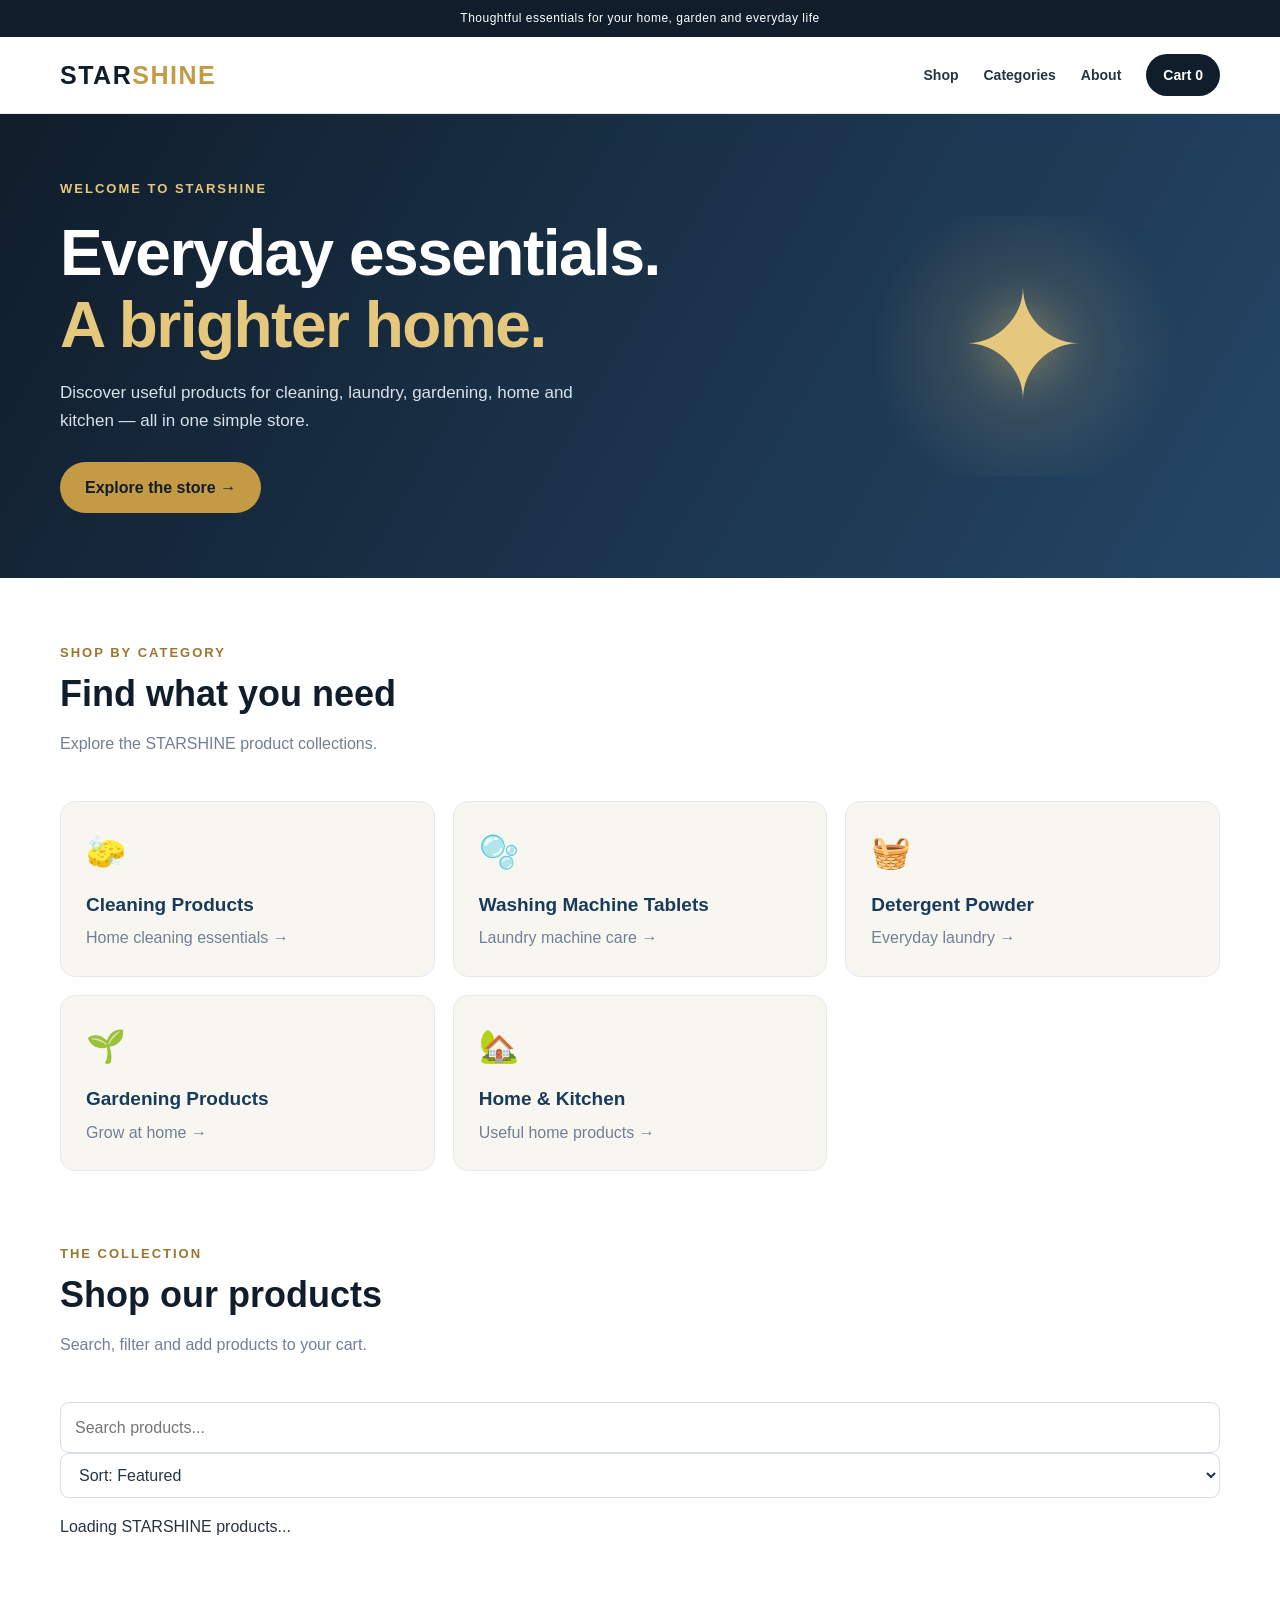
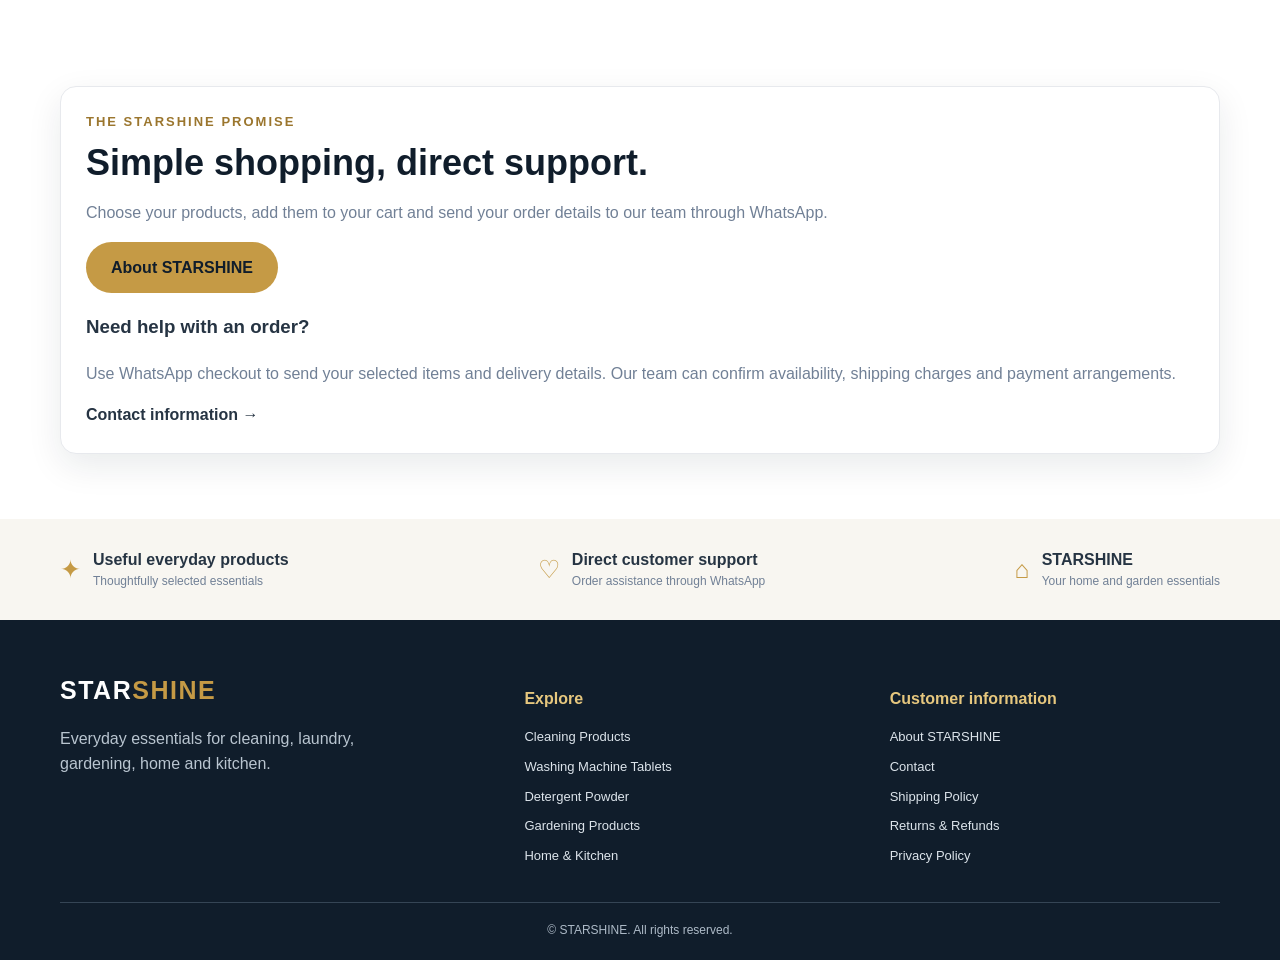
<file: index.html>
<!DOCTYPE html>
<html lang="en">
<head>
  <meta charset="UTF-8">
  <meta name="viewport" content="width=device-width, initial-scale=1">
  <meta name="theme-color" content="#101d2b">

  <title>STARSHINE | Online Shopping Store</title>
  <meta name="description" content="Shop STARSHINE cleaning products, washing machine cleaning tablets, detergent powder, gardening products and home and kitchen essentials.">

  <link rel="canonical" href="https://starshine-store.github.io/">
  <link rel="stylesheet" href="./assets/css/style.css">
</head>

<body>

<div class="announcement">
  Thoughtful essentials for your home, garden and everyday life
</div>

<header class="site-header">
  <div class="wrap header-inner">
    <a class="brand" href="./index.html">STAR<span>SHINE</span></a>

    <nav class="nav" aria-label="Main navigation">
      <a href="#shop">Shop</a>
      <a href="#categories">Categories</a>
      <a href="./about.html">About</a>
      <a class="cart-link" href="./cart.html">
        Cart <span id="cart-count">0</span>
      </a>
    </nav>
  </div>
</header>

<section class="hero">
  <div class="wrap hero-inner">
    <div>
      <div class="eyebrow">Welcome to STARSHINE</div>

      <h1>
        Everyday essentials.<br>
        <span style="color:var(--gold2)">A brighter home.</span>
      </h1>

      <p>
        Discover useful products for cleaning, laundry,
        gardening, home and kitchen — all in one simple store.
      </p>

      <a class="btn" href="#shop">Explore the store →</a>
    </div>

    <div class="hero-art" aria-label="STARSHINE brand artwork">
      <div class="big-star">✦</div>
    </div>
  </div>
</section>

<main class="wrap">

  <section class="section" id="categories">
    <div class="section-head">
      <div>
        <div class="eyebrow" style="color:#9b762e">
          Shop by category
        </div>
        <h2>Find what you need</h2>
        <p class="muted">
          Explore the STARSHINE product collections.
        </p>
      </div>
    </div>

    <div class="categories">

      <a class="category-tile" href="./categories/cleaning-products.html">
        <div class="category-icon">🧽</div>
        <h3>Cleaning Products</h3>
        <span class="muted">Home cleaning essentials →</span>
      </a>

      <a class="category-tile" href="./categories/washing-machine-cleaning-tablets.html">
        <div class="category-icon">🫧</div>
        <h3>Washing Machine Tablets</h3>
        <span class="muted">Laundry machine care →</span>
      </a>

      <a class="category-tile" href="./categories/detergent-powder.html">
        <div class="category-icon">🧺</div>
        <h3>Detergent Powder</h3>
        <span class="muted">Everyday laundry →</span>
      </a>

      <a class="category-tile" href="./categories/gardening-products.html">
        <div class="category-icon">🌱</div>
        <h3>Gardening Products</h3>
        <span class="muted">Grow at home →</span>
      </a>

      <a class="category-tile" href="./categories/home-kitchen-products.html">
        <div class="category-icon">🏡</div>
        <h3>Home &amp; Kitchen</h3>
        <span class="muted">Useful home products →</span>
      </a>

    </div>
  </section>

  <section class="section" id="shop" style="padding-top:8px">

    <div class="section-head">
      <div>
        <div class="eyebrow" style="color:#9b762e">
          The collection
        </div>
        <h2>Shop our products</h2>
        <p class="muted">
          Search, filter and add products to your cart.
        </p>
      </div>
    </div>

    <div class="toolbar">
      <input
        class="field search"
        id="search"
        type="search"
        placeholder="Search products..."
        aria-label="Search products"
      >

      <select id="sort" aria-label="Sort products">
        <option value="featured">Sort: Featured</option>
        <option value="low">Price: Low to high</option>
        <option value="high">Price: High to low</option>
      </select>
    </div>

    <div class="filters" id="filters"></div>

    <div class="product-grid" id="products">
      <p>Loading STARSHINE products...</p>
    </div>

  </section>

  <section class="section">
    <div class="content-card two-col">

      <div>
        <div class="eyebrow" style="color:#9b762e">
          The STARSHINE promise
        </div>

        <h2 class="page-title">
          Simple shopping, direct support.
        </h2>

        <p class="muted">
          Choose your products, add them to your cart
          and send your order details to our team through WhatsApp.
        </p>

        <a class="btn btn-dark" href="./about.html">
          About STARSHINE
        </a>
      </div>

      <div>
        <h3>Need help with an order?</h3>

        <p class="muted">
          Use WhatsApp checkout to send your selected items
          and delivery details. Our team can confirm availability,
          shipping charges and payment arrangements.
        </p>

        <a href="./contact.html" style="font-weight:700">
          Contact information →
        </a>
      </div>

    </div>
  </section>

</main>

<section class="trust-strip">
  <div class="wrap trust-inner">

    <div class="trust-item">
      <span>✦</span>
      <div>
        <b>Useful everyday products</b>
        <span>Thoughtfully selected essentials</span>
      </div>
    </div>

    <div class="trust-item">
      <span>♡</span>
      <div>
        <b>Direct customer support</b>
        <span>Order assistance through WhatsApp</span>
      </div>
    </div>

    <div class="trust-item">
      <span>⌂</span>
      <div>
        <b>STARSHINE</b>
        <span>Your home and garden essentials</span>
      </div>
    </div>

  </div>
</section>

<footer class="footer">
  <div class="wrap">

    <div class="footer-grid">

      <div>
        <a class="brand" href="./index.html" style="color:#fff">
          STAR<span>SHINE</span>
        </a>
        <p>
          Everyday essentials for cleaning, laundry,
          gardening, home and kitchen.
        </p>
      </div>

      <div>
        <h3>Explore</h3>
        <div class="footer-links">
          <a href="./categories/cleaning-products.html">Cleaning Products</a>
          <a href="./categories/washing-machine-cleaning-tablets.html">Washing Machine Tablets</a>
          <a href="./categories/detergent-powder.html">Detergent Powder</a>
          <a href="./categories/gardening-products.html">Gardening Products</a>
          <a href="./categories/home-kitchen-products.html">Home &amp; Kitchen</a>
        </div>
      </div>

      <div>
        <h3>Customer information</h3>
        <div class="footer-links">
          <a href="./about.html">About STARSHINE</a>
          <a href="./contact.html">Contact</a>
          <a href="./policies/shipping.html">Shipping Policy</a>
          <a href="./policies/returns.html">Returns &amp; Refunds</a>
          <a href="./policies/privacy.html">Privacy Policy</a>
        </div>
      </div>

    </div>

    <div class="copyright">
      © <span class="year"></span> STARSHINE. All rights reserved.
    </div>

  </div>
</footer>

<!-- Load product information first -->
<script src="./assets/js/products.js"></script>

<!-- Load cart and store functionality second -->
<script src="./assets/js/store.js"></script>

</body>
</html>
</file>
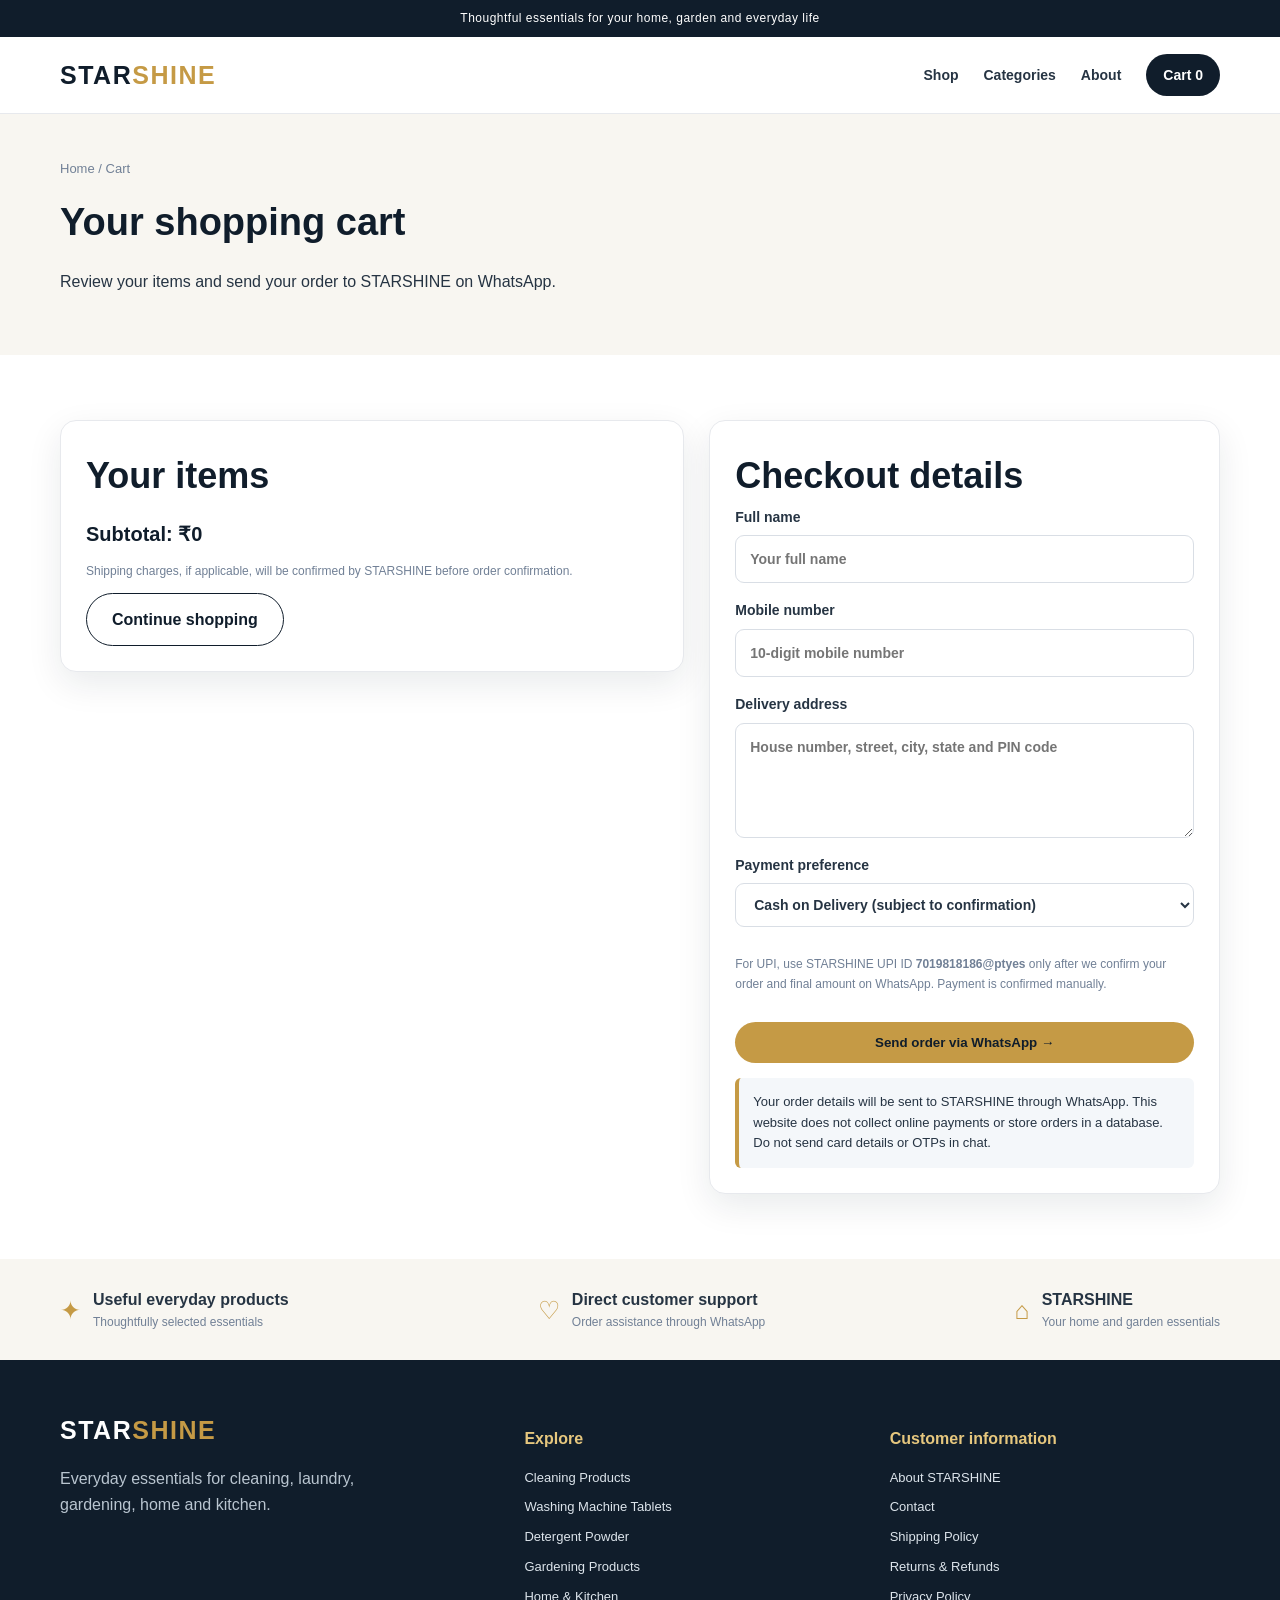
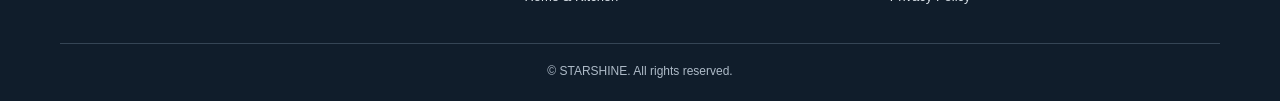
<file: cart.html>
<!doctype html><html lang="en"><head><meta charset="utf-8"><meta name="viewport" content="width=device-width,initial-scale=1"><meta name="theme-color" content="#101d2b"><link rel="icon" href="/assets/favicon.svg" type="image/svg+xml"><link rel="stylesheet" href="/assets/css/style.css"><title>Your Cart | STARSHINE</title><meta name="description" content="Review your STARSHINE cart and send your order through WhatsApp."><link rel="canonical" href="https://starshine-store.github.io/cart.html"></head><body><div class="announcement">Thoughtful essentials for your home, garden and everyday life</div><header class="site-header"><div class="wrap header-inner"><a class="brand" href="/">STAR<span>SHINE</span></a><nav class="nav" aria-label="Main navigation"><a href="/#shop">Shop</a><a href="/#categories">Categories</a><a href="/about.html">About</a><a class="cart-link" href="/cart.html">Cart <span id="cart-count">0</span></a></nav></div></header><section class="page-hero"><div class="wrap"><div class="breadcrumbs"><a href="/">Home</a> / Cart</div><h1>Your shopping cart</h1><p>Review your items and send your order to STARSHINE on WhatsApp.</p></div></section><main class="wrap section"><div class="cart-layout"><section class="content-card"><h2>Your items</h2><div id="cart-items"></div><div class="price" style="margin-top:20px">Subtotal: <span id="cart-total">₹0</span></div><p class="muted" style="font-size:12px">Shipping charges, if applicable, will be confirmed by STARSHINE before order confirmation.</p><a href="/#shop" class="btn btn-outline">Continue shopping</a></section><section class="content-card"><h2>Checkout details</h2><form class="form-grid" id="order-form"><label>Full name<input name="name" required autocomplete="name" placeholder="Your full name"></label><label>Mobile number<input name="phone" required inputmode="tel" autocomplete="tel" placeholder="10-digit mobile number"></label><label>Delivery address<textarea name="address" rows="4" required autocomplete="street-address" placeholder="House number, street, city, state and PIN code"></textarea></label><label>Payment preference<select name="payment"><option>Cash on Delivery (subject to confirmation)</option><option>UPI / Online payment (confirm with seller)</option></select></label><p class="muted" style="font-size:12px">For UPI, use STARSHINE UPI ID <strong>7019818186@ptyes</strong> only after we confirm your order and final amount on WhatsApp. Payment is confirmed manually.</p><button class="btn" type="submit">Send order via WhatsApp →</button></form><div class="notice" style="margin-top:15px">Your order details will be sent to STARSHINE through WhatsApp. This website does not collect online payments or store orders in a database. Do not send card details or OTPs in chat.</div></section></div></main><section class="trust-strip"><div class="wrap trust-inner"><div class="trust-item"><span>✦</span><div><b>Useful everyday products</b><span>Thoughtfully selected essentials</span></div></div><div class="trust-item"><span>♡</span><div><b>Direct customer support</b><span>Order assistance through WhatsApp</span></div></div><div class="trust-item"><span>⌂</span><div><b>STARSHINE</b><span>Your home and garden essentials</span></div></div></div></section><footer class="footer"><div class="wrap"><div class="footer-grid"><div><a class="brand" href="/" style="color:#fff">STAR<span>SHINE</span></a><p>Everyday essentials for cleaning, laundry, gardening, home and kitchen.</p></div><div><h3>Explore</h3><div class="footer-links"><a href="/categories/cleaning-products.html">Cleaning Products</a><a href="/categories/washing-machine-cleaning-tablets.html">Washing Machine Tablets</a><a href="/categories/detergent-powder.html">Detergent Powder</a><a href="/categories/gardening-products.html">Gardening Products</a><a href="/categories/home-kitchen-products.html">Home &amp; Kitchen</a></div></div><div><h3>Customer information</h3><div class="footer-links"><a href="/about.html">About STARSHINE</a><a href="/contact.html">Contact</a><a href="/policies/shipping.html">Shipping Policy</a><a href="/policies/returns.html">Returns &amp; Refunds</a><a href="/policies/privacy.html">Privacy Policy</a></div></div></div><div class="copyright">© <span class="year"></span> STARSHINE. All rights reserved.</div></div></footer><script src="/assets/js/products.js"></script><script src="/assets/js/store.js"></script></body></html>
</file>
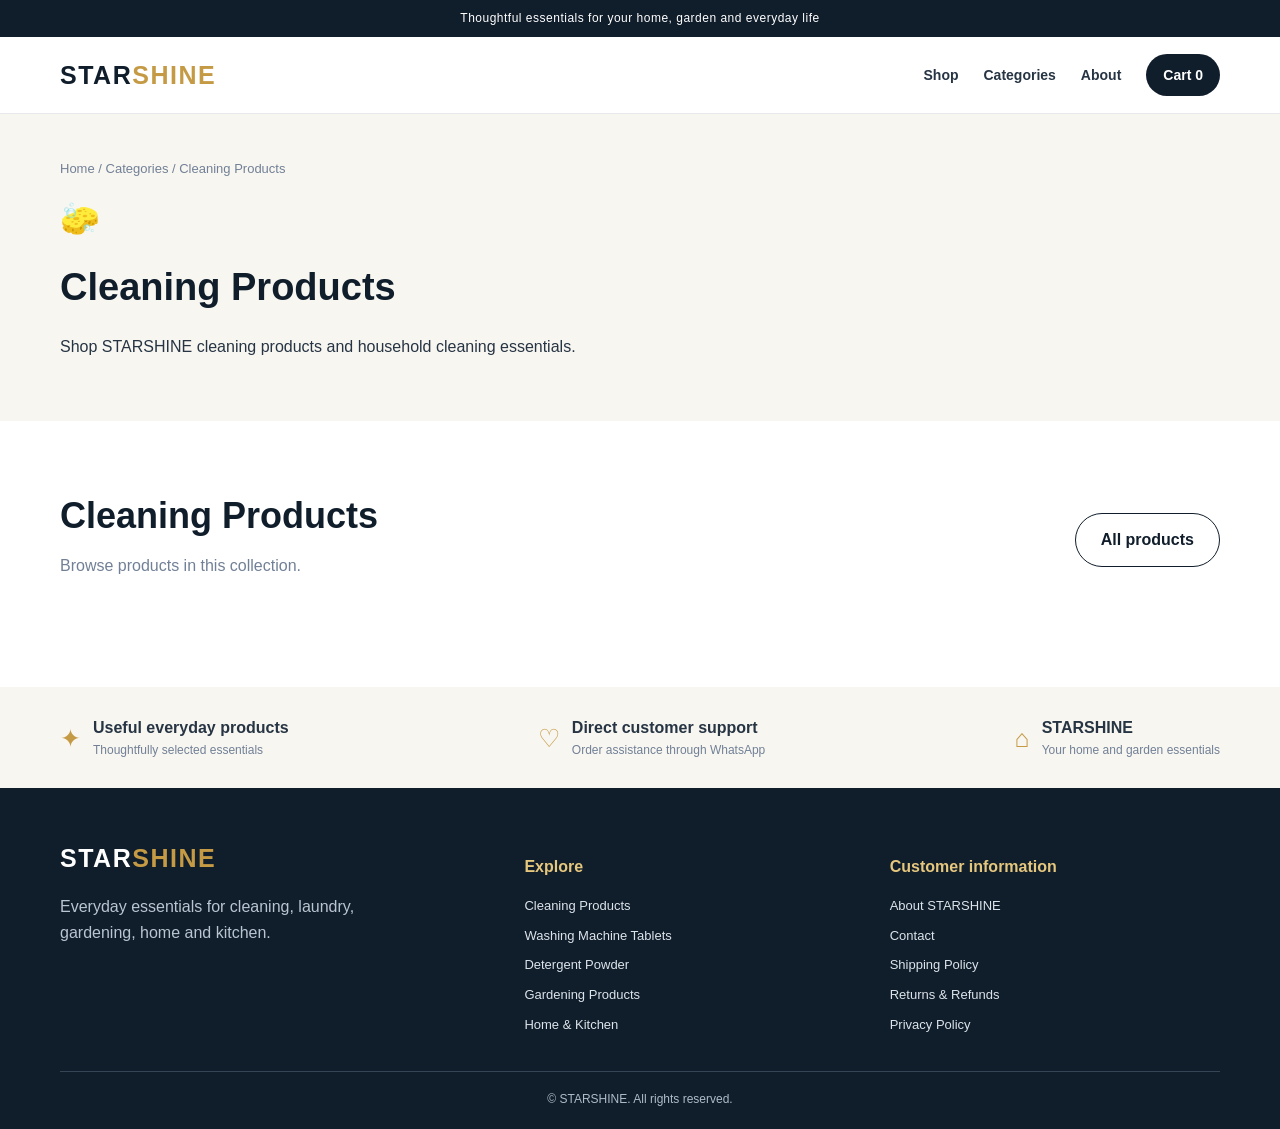
<file: cleaning-products.html>
<!doctype html><html lang="en"><head><meta charset="utf-8"><meta name="viewport" content="width=device-width,initial-scale=1"><meta name="theme-color" content="#101d2b"><link rel="icon" href="/assets/favicon.svg" type="image/svg+xml"><link rel="stylesheet" href="/assets/css/style.css"><title>Cleaning Products | STARSHINE Online Store</title><meta name="description" content="Shop STARSHINE cleaning products and household cleaning essentials."><link rel="canonical" href="https://starshine-store.github.io/categories/cleaning-products.html"><meta property="og:title" content="Cleaning Products | STARSHINE"><meta property="og:description" content="Shop STARSHINE cleaning products and household cleaning essentials."></head><body data-category="cleaning-products"><div class="announcement">Thoughtful essentials for your home, garden and everyday life</div><header class="site-header"><div class="wrap header-inner"><a class="brand" href="/">STAR<span>SHINE</span></a><nav class="nav" aria-label="Main navigation"><a href="/#shop">Shop</a><a href="/#categories">Categories</a><a href="/about.html">About</a><a class="cart-link" href="/cart.html">Cart <span id="cart-count">0</span></a></nav></div></header><section class="page-hero"><div class="wrap"><div class="breadcrumbs"><a href="/">Home</a> / Categories / Cleaning Products</div><div style="font-size:32px;margin-top:14px">🧽</div><h1>Cleaning Products</h1><p>Shop STARSHINE cleaning products and household cleaning essentials.</p></div></section><main class="wrap section"><div class="section-head"><div><h2>Cleaning Products</h2><p class="muted">Browse products in this collection.</p></div><a href="/#shop" class="btn btn-outline">All products</a></div><div class="product-grid" id="category-products"></div></main><section class="trust-strip"><div class="wrap trust-inner"><div class="trust-item"><span>✦</span><div><b>Useful everyday products</b><span>Thoughtfully selected essentials</span></div></div><div class="trust-item"><span>♡</span><div><b>Direct customer support</b><span>Order assistance through WhatsApp</span></div></div><div class="trust-item"><span>⌂</span><div><b>STARSHINE</b><span>Your home and garden essentials</span></div></div></div></section><footer class="footer"><div class="wrap"><div class="footer-grid"><div><a class="brand" href="/" style="color:#fff">STAR<span>SHINE</span></a><p>Everyday essentials for cleaning, laundry, gardening, home and kitchen.</p></div><div><h3>Explore</h3><div class="footer-links"><a href="/categories/cleaning-products.html">Cleaning Products</a><a href="/categories/washing-machine-cleaning-tablets.html">Washing Machine Tablets</a><a href="/categories/detergent-powder.html">Detergent Powder</a><a href="/categories/gardening-products.html">Gardening Products</a><a href="/categories/home-kitchen-products.html">Home &amp; Kitchen</a></div></div><div><h3>Customer information</h3><div class="footer-links"><a href="/about.html">About STARSHINE</a><a href="/contact.html">Contact</a><a href="/policies/shipping.html">Shipping Policy</a><a href="/policies/returns.html">Returns &amp; Refunds</a><a href="/policies/privacy.html">Privacy Policy</a></div></div></div><div class="copyright">© <span class="year"></span> STARSHINE. All rights reserved.</div></div></footer><script src="/assets/js/products.js"></script><script src="/assets/js/store.js"></script><script type="application/ld+json">{"@context":"https://schema.org","@type":"CollectionPage","name":"Cleaning Products | STARSHINE","url":"https://starshine-store.github.io/categories/cleaning-products.html","description":"Shop STARSHINE cleaning products and household cleaning essentials."}</script></body></html>
</file>
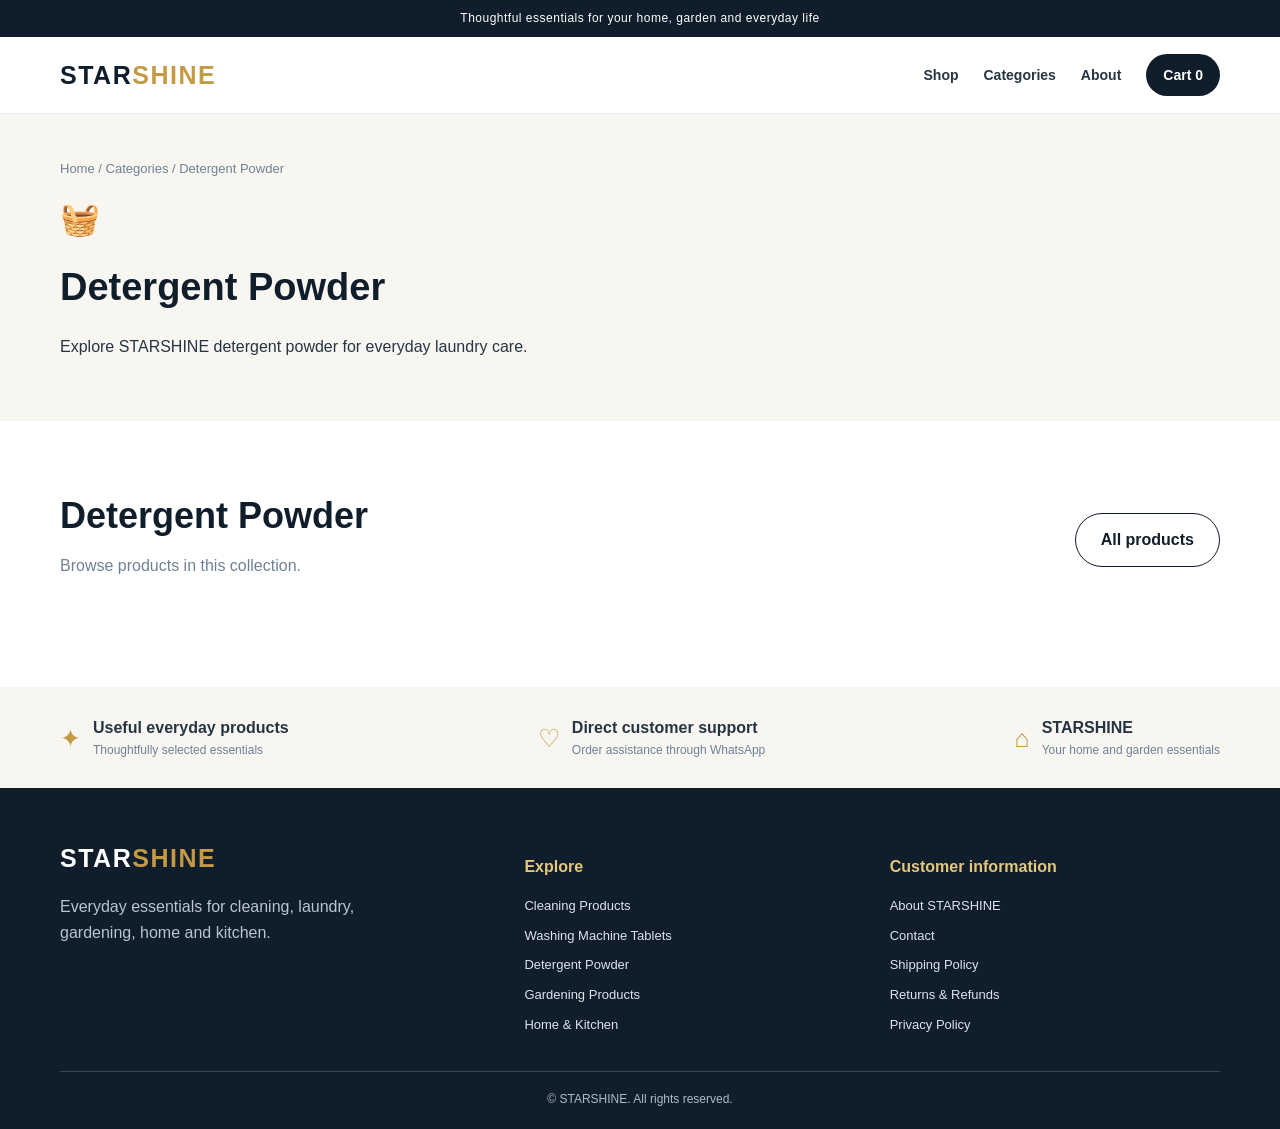
<file: detergent-powder.html>
<!doctype html><html lang="en"><head><meta charset="utf-8"><meta name="viewport" content="width=device-width,initial-scale=1"><meta name="theme-color" content="#101d2b"><link rel="icon" href="/assets/favicon.svg" type="image/svg+xml"><link rel="stylesheet" href="/assets/css/style.css"><title>Detergent Powder | STARSHINE Online Store</title><meta name="description" content="Explore STARSHINE detergent powder for everyday laundry care."><link rel="canonical" href="https://starshine-store.github.io/categories/detergent-powder.html"><meta property="og:title" content="Detergent Powder | STARSHINE"><meta property="og:description" content="Explore STARSHINE detergent powder for everyday laundry care."></head><body data-category="detergent-powder"><div class="announcement">Thoughtful essentials for your home, garden and everyday life</div><header class="site-header"><div class="wrap header-inner"><a class="brand" href="/">STAR<span>SHINE</span></a><nav class="nav" aria-label="Main navigation"><a href="/#shop">Shop</a><a href="/#categories">Categories</a><a href="/about.html">About</a><a class="cart-link" href="/cart.html">Cart <span id="cart-count">0</span></a></nav></div></header><section class="page-hero"><div class="wrap"><div class="breadcrumbs"><a href="/">Home</a> / Categories / Detergent Powder</div><div style="font-size:32px;margin-top:14px">🧺</div><h1>Detergent Powder</h1><p>Explore STARSHINE detergent powder for everyday laundry care.</p></div></section><main class="wrap section"><div class="section-head"><div><h2>Detergent Powder</h2><p class="muted">Browse products in this collection.</p></div><a href="/#shop" class="btn btn-outline">All products</a></div><div class="product-grid" id="category-products"></div></main><section class="trust-strip"><div class="wrap trust-inner"><div class="trust-item"><span>✦</span><div><b>Useful everyday products</b><span>Thoughtfully selected essentials</span></div></div><div class="trust-item"><span>♡</span><div><b>Direct customer support</b><span>Order assistance through WhatsApp</span></div></div><div class="trust-item"><span>⌂</span><div><b>STARSHINE</b><span>Your home and garden essentials</span></div></div></div></section><footer class="footer"><div class="wrap"><div class="footer-grid"><div><a class="brand" href="/" style="color:#fff">STAR<span>SHINE</span></a><p>Everyday essentials for cleaning, laundry, gardening, home and kitchen.</p></div><div><h3>Explore</h3><div class="footer-links"><a href="/categories/cleaning-products.html">Cleaning Products</a><a href="/categories/washing-machine-cleaning-tablets.html">Washing Machine Tablets</a><a href="/categories/detergent-powder.html">Detergent Powder</a><a href="/categories/gardening-products.html">Gardening Products</a><a href="/categories/home-kitchen-products.html">Home &amp; Kitchen</a></div></div><div><h3>Customer information</h3><div class="footer-links"><a href="/about.html">About STARSHINE</a><a href="/contact.html">Contact</a><a href="/policies/shipping.html">Shipping Policy</a><a href="/policies/returns.html">Returns &amp; Refunds</a><a href="/policies/privacy.html">Privacy Policy</a></div></div></div><div class="copyright">© <span class="year"></span> STARSHINE. All rights reserved.</div></div></footer><script src="/assets/js/products.js"></script><script src="/assets/js/store.js"></script><script type="application/ld+json">{"@context":"https://schema.org","@type":"CollectionPage","name":"Detergent Powder | STARSHINE","url":"https://starshine-store.github.io/categories/detergent-powder.html","description":"Explore STARSHINE detergent powder for everyday laundry care."}</script></body></html>
</file>
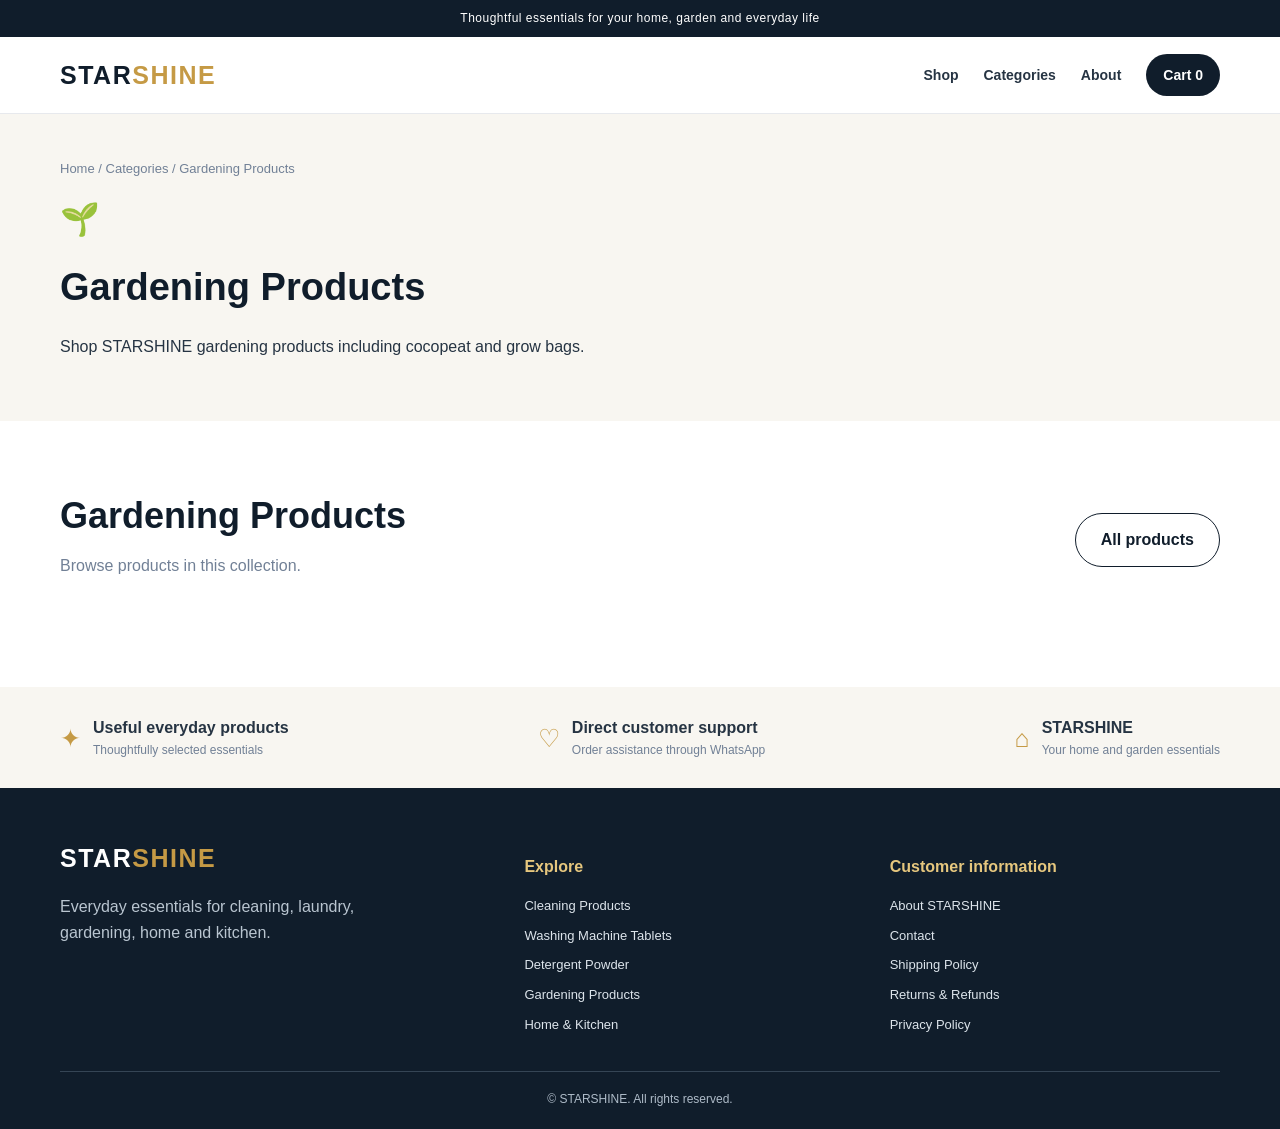
<file: gardening-products.html>
<!doctype html><html lang="en"><head><meta charset="utf-8"><meta name="viewport" content="width=device-width,initial-scale=1"><meta name="theme-color" content="#101d2b"><link rel="icon" href="/assets/favicon.svg" type="image/svg+xml"><link rel="stylesheet" href="/assets/css/style.css"><title>Gardening Products | STARSHINE Online Store</title><meta name="description" content="Shop STARSHINE gardening products including cocopeat and grow bags."><link rel="canonical" href="https://starshine-store.github.io/categories/gardening-products.html"><meta property="og:title" content="Gardening Products | STARSHINE"><meta property="og:description" content="Shop STARSHINE gardening products including cocopeat and grow bags."></head><body data-category="gardening-products"><div class="announcement">Thoughtful essentials for your home, garden and everyday life</div><header class="site-header"><div class="wrap header-inner"><a class="brand" href="/">STAR<span>SHINE</span></a><nav class="nav" aria-label="Main navigation"><a href="/#shop">Shop</a><a href="/#categories">Categories</a><a href="/about.html">About</a><a class="cart-link" href="/cart.html">Cart <span id="cart-count">0</span></a></nav></div></header><section class="page-hero"><div class="wrap"><div class="breadcrumbs"><a href="/">Home</a> / Categories / Gardening Products</div><div style="font-size:32px;margin-top:14px">🌱</div><h1>Gardening Products</h1><p>Shop STARSHINE gardening products including cocopeat and grow bags.</p></div></section><main class="wrap section"><div class="section-head"><div><h2>Gardening Products</h2><p class="muted">Browse products in this collection.</p></div><a href="/#shop" class="btn btn-outline">All products</a></div><div class="product-grid" id="category-products"></div></main><section class="trust-strip"><div class="wrap trust-inner"><div class="trust-item"><span>✦</span><div><b>Useful everyday products</b><span>Thoughtfully selected essentials</span></div></div><div class="trust-item"><span>♡</span><div><b>Direct customer support</b><span>Order assistance through WhatsApp</span></div></div><div class="trust-item"><span>⌂</span><div><b>STARSHINE</b><span>Your home and garden essentials</span></div></div></div></section><footer class="footer"><div class="wrap"><div class="footer-grid"><div><a class="brand" href="/" style="color:#fff">STAR<span>SHINE</span></a><p>Everyday essentials for cleaning, laundry, gardening, home and kitchen.</p></div><div><h3>Explore</h3><div class="footer-links"><a href="/categories/cleaning-products.html">Cleaning Products</a><a href="/categories/washing-machine-cleaning-tablets.html">Washing Machine Tablets</a><a href="/categories/detergent-powder.html">Detergent Powder</a><a href="/categories/gardening-products.html">Gardening Products</a><a href="/categories/home-kitchen-products.html">Home &amp; Kitchen</a></div></div><div><h3>Customer information</h3><div class="footer-links"><a href="/about.html">About STARSHINE</a><a href="/contact.html">Contact</a><a href="/policies/shipping.html">Shipping Policy</a><a href="/policies/returns.html">Returns &amp; Refunds</a><a href="/policies/privacy.html">Privacy Policy</a></div></div></div><div class="copyright">© <span class="year"></span> STARSHINE. All rights reserved.</div></div></footer><script src="/assets/js/products.js"></script><script src="/assets/js/store.js"></script><script type="application/ld+json">{"@context":"https://schema.org","@type":"CollectionPage","name":"Gardening Products | STARSHINE","url":"https://starshine-store.github.io/categories/gardening-products.html","description":"Shop STARSHINE gardening products including cocopeat and grow bags."}</script></body></html>
</file>
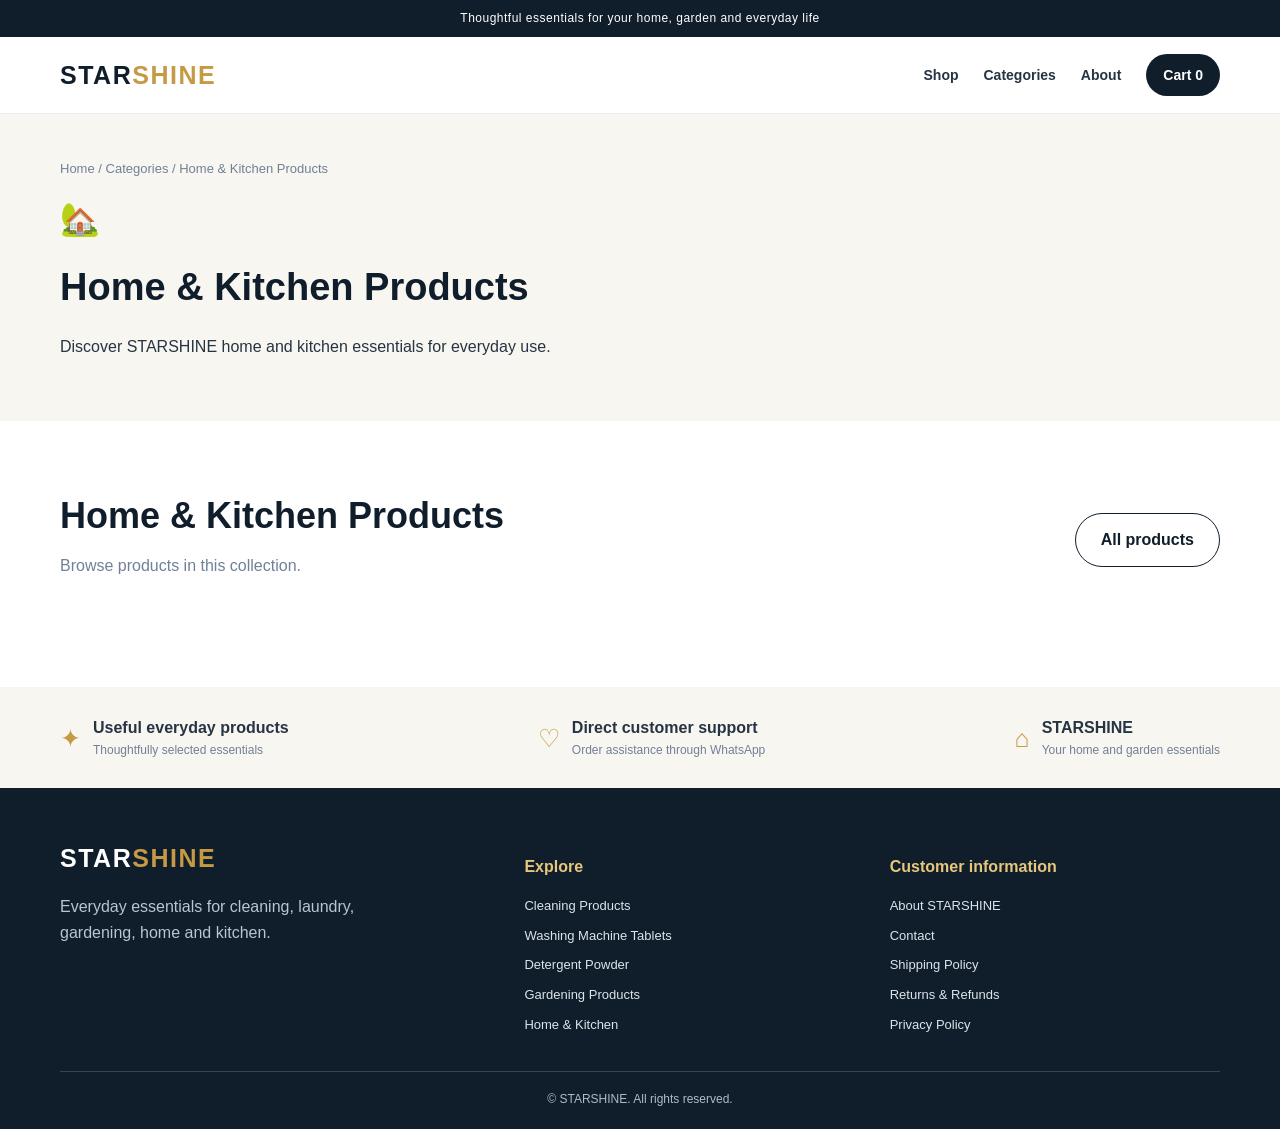
<file: home-kitchen-products.html>
<!doctype html><html lang="en"><head><meta charset="utf-8"><meta name="viewport" content="width=device-width,initial-scale=1"><meta name="theme-color" content="#101d2b"><link rel="icon" href="/assets/favicon.svg" type="image/svg+xml"><link rel="stylesheet" href="/assets/css/style.css"><title>Home & Kitchen Products | STARSHINE Online Store</title><meta name="description" content="Discover STARSHINE home and kitchen essentials for everyday use."><link rel="canonical" href="https://starshine-store.github.io/categories/home-kitchen-products.html"><meta property="og:title" content="Home & Kitchen Products | STARSHINE"><meta property="og:description" content="Discover STARSHINE home and kitchen essentials for everyday use."></head><body data-category="home-kitchen-products"><div class="announcement">Thoughtful essentials for your home, garden and everyday life</div><header class="site-header"><div class="wrap header-inner"><a class="brand" href="/">STAR<span>SHINE</span></a><nav class="nav" aria-label="Main navigation"><a href="/#shop">Shop</a><a href="/#categories">Categories</a><a href="/about.html">About</a><a class="cart-link" href="/cart.html">Cart <span id="cart-count">0</span></a></nav></div></header><section class="page-hero"><div class="wrap"><div class="breadcrumbs"><a href="/">Home</a> / Categories / Home & Kitchen Products</div><div style="font-size:32px;margin-top:14px">🏡</div><h1>Home & Kitchen Products</h1><p>Discover STARSHINE home and kitchen essentials for everyday use.</p></div></section><main class="wrap section"><div class="section-head"><div><h2>Home & Kitchen Products</h2><p class="muted">Browse products in this collection.</p></div><a href="/#shop" class="btn btn-outline">All products</a></div><div class="product-grid" id="category-products"></div></main><section class="trust-strip"><div class="wrap trust-inner"><div class="trust-item"><span>✦</span><div><b>Useful everyday products</b><span>Thoughtfully selected essentials</span></div></div><div class="trust-item"><span>♡</span><div><b>Direct customer support</b><span>Order assistance through WhatsApp</span></div></div><div class="trust-item"><span>⌂</span><div><b>STARSHINE</b><span>Your home and garden essentials</span></div></div></div></section><footer class="footer"><div class="wrap"><div class="footer-grid"><div><a class="brand" href="/" style="color:#fff">STAR<span>SHINE</span></a><p>Everyday essentials for cleaning, laundry, gardening, home and kitchen.</p></div><div><h3>Explore</h3><div class="footer-links"><a href="/categories/cleaning-products.html">Cleaning Products</a><a href="/categories/washing-machine-cleaning-tablets.html">Washing Machine Tablets</a><a href="/categories/detergent-powder.html">Detergent Powder</a><a href="/categories/gardening-products.html">Gardening Products</a><a href="/categories/home-kitchen-products.html">Home &amp; Kitchen</a></div></div><div><h3>Customer information</h3><div class="footer-links"><a href="/about.html">About STARSHINE</a><a href="/contact.html">Contact</a><a href="/policies/shipping.html">Shipping Policy</a><a href="/policies/returns.html">Returns &amp; Refunds</a><a href="/policies/privacy.html">Privacy Policy</a></div></div></div><div class="copyright">© <span class="year"></span> STARSHINE. All rights reserved.</div></div></footer><script src="/assets/js/products.js"></script><script src="/assets/js/store.js"></script><script type="application/ld+json">{"@context":"https://schema.org","@type":"CollectionPage","name":"Home & Kitchen Products | STARSHINE","url":"https://starshine-store.github.io/categories/home-kitchen-products.html","description":"Discover STARSHINE home and kitchen essentials for everyday use."}</script></body></html>
</file>
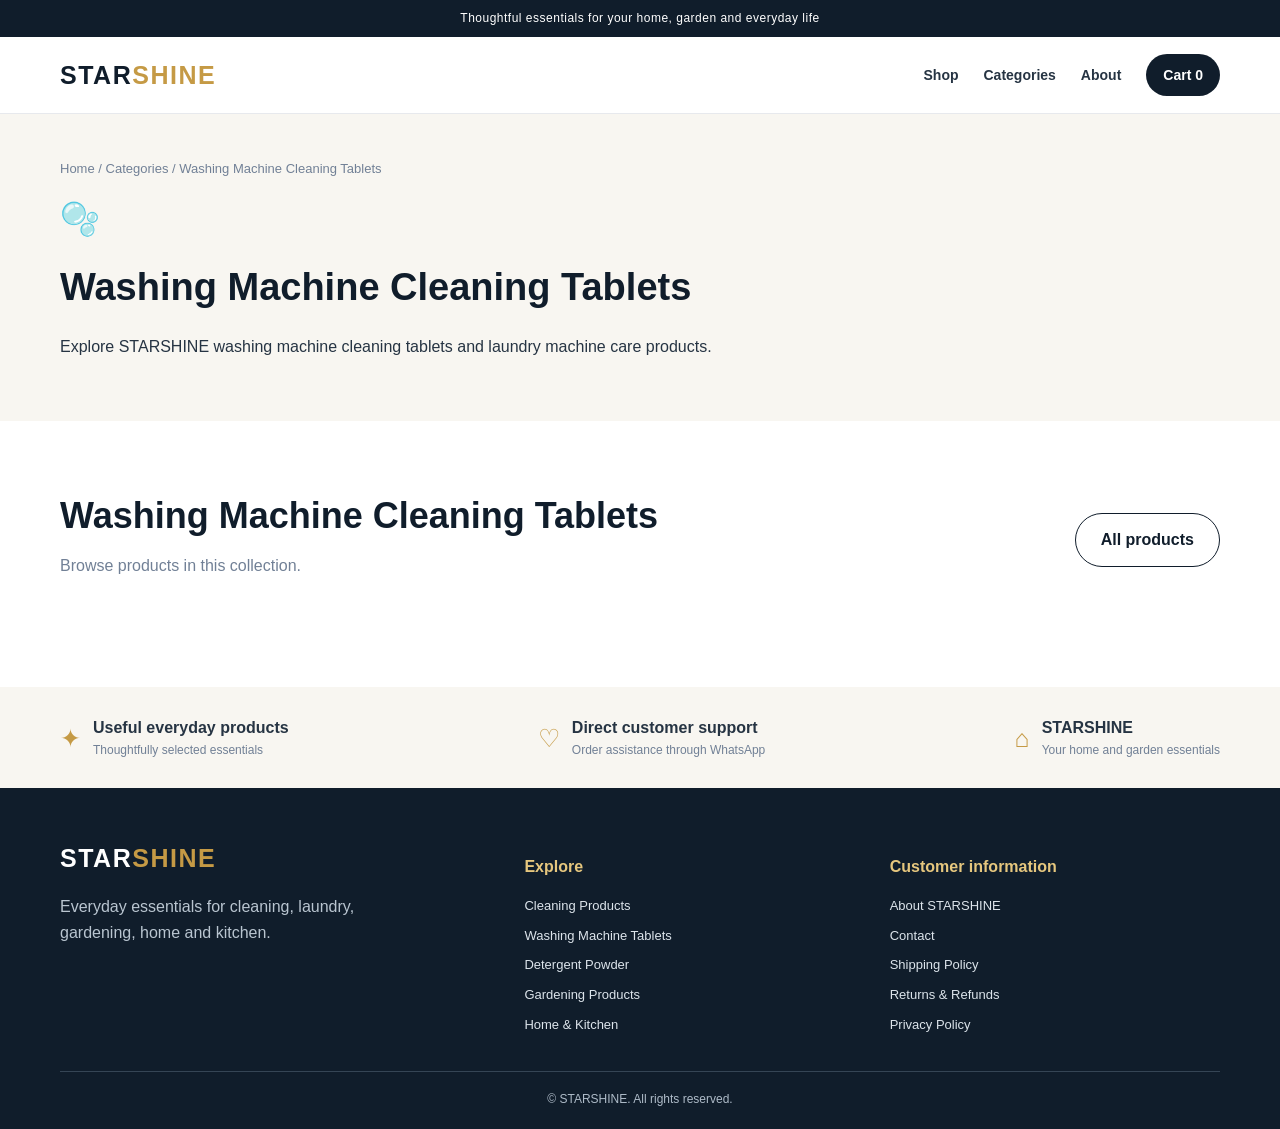
<file: washing-machine-cleaning-tablets.html>
<!doctype html><html lang="en"><head><meta charset="utf-8"><meta name="viewport" content="width=device-width,initial-scale=1"><meta name="theme-color" content="#101d2b"><link rel="icon" href="/assets/favicon.svg" type="image/svg+xml"><link rel="stylesheet" href="/assets/css/style.css"><title>Washing Machine Cleaning Tablets | STARSHINE Online Store</title><meta name="description" content="Explore STARSHINE washing machine cleaning tablets and laundry machine care products."><link rel="canonical" href="https://starshine-store.github.io/categories/washing-machine-cleaning-tablets.html"><meta property="og:title" content="Washing Machine Cleaning Tablets | STARSHINE"><meta property="og:description" content="Explore STARSHINE washing machine cleaning tablets and laundry machine care products."></head><body data-category="washing-machine-cleaning-tablets"><div class="announcement">Thoughtful essentials for your home, garden and everyday life</div><header class="site-header"><div class="wrap header-inner"><a class="brand" href="/">STAR<span>SHINE</span></a><nav class="nav" aria-label="Main navigation"><a href="/#shop">Shop</a><a href="/#categories">Categories</a><a href="/about.html">About</a><a class="cart-link" href="/cart.html">Cart <span id="cart-count">0</span></a></nav></div></header><section class="page-hero"><div class="wrap"><div class="breadcrumbs"><a href="/">Home</a> / Categories / Washing Machine Cleaning Tablets</div><div style="font-size:32px;margin-top:14px">🫧</div><h1>Washing Machine Cleaning Tablets</h1><p>Explore STARSHINE washing machine cleaning tablets and laundry machine care products.</p></div></section><main class="wrap section"><div class="section-head"><div><h2>Washing Machine Cleaning Tablets</h2><p class="muted">Browse products in this collection.</p></div><a href="/#shop" class="btn btn-outline">All products</a></div><div class="product-grid" id="category-products"></div></main><section class="trust-strip"><div class="wrap trust-inner"><div class="trust-item"><span>✦</span><div><b>Useful everyday products</b><span>Thoughtfully selected essentials</span></div></div><div class="trust-item"><span>♡</span><div><b>Direct customer support</b><span>Order assistance through WhatsApp</span></div></div><div class="trust-item"><span>⌂</span><div><b>STARSHINE</b><span>Your home and garden essentials</span></div></div></div></section><footer class="footer"><div class="wrap"><div class="footer-grid"><div><a class="brand" href="/" style="color:#fff">STAR<span>SHINE</span></a><p>Everyday essentials for cleaning, laundry, gardening, home and kitchen.</p></div><div><h3>Explore</h3><div class="footer-links"><a href="/categories/cleaning-products.html">Cleaning Products</a><a href="/categories/washing-machine-cleaning-tablets.html">Washing Machine Tablets</a><a href="/categories/detergent-powder.html">Detergent Powder</a><a href="/categories/gardening-products.html">Gardening Products</a><a href="/categories/home-kitchen-products.html">Home &amp; Kitchen</a></div></div><div><h3>Customer information</h3><div class="footer-links"><a href="/about.html">About STARSHINE</a><a href="/contact.html">Contact</a><a href="/policies/shipping.html">Shipping Policy</a><a href="/policies/returns.html">Returns &amp; Refunds</a><a href="/policies/privacy.html">Privacy Policy</a></div></div></div><div class="copyright">© <span class="year"></span> STARSHINE. All rights reserved.</div></div></footer><script src="/assets/js/products.js"></script><script src="/assets/js/store.js"></script><script type="application/ld+json">{"@context":"https://schema.org","@type":"CollectionPage","name":"Washing Machine Cleaning Tablets | STARSHINE","url":"https://starshine-store.github.io/categories/washing-machine-cleaning-tablets.html","description":"Explore STARSHINE washing machine cleaning tablets and laundry machine care products."}</script></body></html>
</file>
<file: assets/css/style.css>
:root {
  --navy: #101d2b;
  --blue: #193b5b;
  --gold: #c59a45;
  --gold2: #e6c77e;
  --cream: #f8f6f1;
  --white: #ffffff;
  --text: #263443;
  --muted: #718096;
  --border: #e7e9ed;
  --shadow: 0 12px 35px rgba(16,29,43,.09);
}

* {
  box-sizing: border-box;
}

html {
  scroll-behavior: smooth;
}

body {
  margin: 0;
  font-family: Arial, Helvetica, sans-serif;
  color: var(--text);
  background: #fff;
  line-height: 1.6;
}

a {
  color: inherit;
  text-decoration: none;
}

img {
  max-width: 100%;
  height: auto;
}

.wrap {
  width: min(1160px, 92%);
  margin: auto;
}

.announcement {
  background: var(--navy);
  color: #fff;
  text-align: center;
  padding: 9px 15px;
  font-size: 12px;
  letter-spacing: .5px;
}

.site-header {
  background: #fff;
  border-bottom: 1px solid var(--border);
  position: sticky;
  top: 0;
  z-index: 20;
}

.header-inner {
  min-height: 76px;
  display: flex;
  align-items: center;
  justify-content: space-between;
  gap: 20px;
}

.brand {
  font-size: 25px;
  font-weight: 800;
  letter-spacing: 1.5px;
  color: var(--navy);
}

.brand span {
  color: var(--gold);
}

.nav {
  display: flex;
  align-items: center;
  gap: 25px;
  font-size: 14px;
  font-weight: 600;
}

.nav a:hover,
.footer a:hover {
  color: var(--gold);
}

.cart-link {
  background: var(--navy);
  color: #fff;
  padding: 10px 17px;
  border-radius: 30px;
}

.cart-link:hover {
  color: #fff !important;
  background: var(--blue);
}

.hero {
  background: linear-gradient(120deg, #101d2b, #244767);
  color: #fff;
  overflow: hidden;
}

.hero-inner {
  min-height: 430px;
  display: grid;
  grid-template-columns: 1.3fr .7fr;
  align-items: center;
  gap: 35px;
  padding-top: 65px;
  padding-bottom: 65px;
}

.eyebrow {
  color: var(--gold2);
  font-size: 13px;
  font-weight: 700;
  letter-spacing: 2px;
  text-transform: uppercase;
}

.hero h1 {
  font-size: clamp(38px, 6vw, 64px);
  line-height: 1.12;
  margin: 18px 0;
  letter-spacing: -1.5px;
}

.hero p {
  color: #d9e1e9;
  max-width: 550px;
  font-size: 17px;
  margin-bottom: 28px;
}

.hero-art {
  min-height: 260px;
  display: grid;
  place-items: center;
  background: radial-gradient(circle, rgba(230,199,126,.2), transparent 65%);
}

.big-star {
  font-size: 150px;
  color: var(--gold2);
  text-shadow: 0 0 45px rgba(230,199,126,.4);
}

.btn {
  display: inline-block;
  border: 0;
  border-radius: 30px;
  padding: 13px 25px;
  background: var(--gold);
  color: var(--navy);
  font-weight: 700;
  cursor: pointer;
  transition: .2s;
}

.btn:hover {
  background: var(--gold2);
  transform: translateY(-2px);
}

.btn-outline {
  background: transparent;
  border: 1px solid var(--navy);
  color: var(--navy);
}

.section {
  padding-top: 65px;
  padding-bottom: 65px;
}

.section-head {
  display: flex;
  justify-content: space-between;
  align-items: center;
  gap: 20px;
  margin-bottom: 28px;
}

h2 {
  color: var(--navy);
  font-size: clamp(27px, 4vw, 36px);
  line-height: 1.2;
  margin: 8px 0;
}

.muted {
  color: var(--muted);
}

.categories {
  display: grid;
  grid-template-columns: repeat(3, 1fr);
  gap: 18px;
}

.category-tile {
  display: block;
  background: var(--cream);
  border: 1px solid var(--border);
  border-radius: 15px;
  padding: 25px;
  transition: .2s;
}

.category-tile:hover {
  transform: translateY(-5px);
  box-shadow: var(--shadow);
  border-color: var(--gold);
}

.category-icon {
  font-size: 32px;
  margin-bottom: 12px;
}

.category-tile h3 {
  color: var(--blue);
  margin: 5px 0;
  font-size: 19px;
}

.content-card {
  background: #fff;
  border: 1px solid var(--border);
  border-radius: 16px;
  padding: 25px;
  box-shadow: var(--shadow);
}

.page-hero {
  background: var(--cream);
  padding: 45px 0;
}

.page-hero h1 {
  color: var(--navy);
  font-size: 38px;
  margin: 12px 0;
}

.breadcrumbs {
  color: var(--muted);
  font-size: 13px;
}

.cart-layout {
  display: grid;
  grid-template-columns: 1.1fr .9fr;
  gap: 25px;
  align-items: start;
}

.form-grid {
  display: grid;
  gap: 16px;
}

.form-grid label {
  display: grid;
  gap: 7px;
  font-weight: 600;
  font-size: 14px;
}

input,
textarea,
select {
  width: 100%;
  border: 1px solid #d9dee5;
  border-radius: 9px;
  padding: 12px 14px;
  font: inherit;
  background: #fff;
  color: var(--text);
}

input:focus,
textarea:focus,
select:focus {
  outline: 2px solid var(--gold2);
  border-color: var(--gold);
}

.notice {
  background: #f4f7fa;
  border-left: 4px solid var(--gold);
  padding: 14px;
  border-radius: 6px;
  font-size: 13px;
}

.trust-strip {
  background: var(--cream);
  padding: 28px 0;
}

.trust-inner {
  display: flex;
  justify-content: space-between;
  gap: 25px;
  flex-wrap: wrap;
}

.trust-item {
  display: flex;
  align-items: center;
  gap: 12px;
}

.trust-item > span {
  color: var(--gold);
  font-size: 25px;
}

.trust-item div span {
  display: block;
  color: var(--muted);
  font-size: 12px;
}

.footer {
  background: var(--navy);
  color: #dce4eb;
  padding: 50px 0 20px;
}

.footer-grid {
  display: grid;
  grid-template-columns: 1.3fr 1fr 1fr;
  gap: 35px;
}

.footer h3 {
  color: var(--gold2);
  font-size: 16px;
}

.footer-links {
  display: grid;
  gap: 9px;
  font-size: 13px;
}

.footer p {
  color: #b9c5d0;
  max-width: 330px;
}

.copyright {
  border-top: 1px solid #354555;
  margin-top: 35px;
  padding-top: 18px;
  text-align: center;
  color: #aebbc8;
  font-size: 12px;
}

.price {
  color: var(--navy);
  font-size: 20px;
  font-weight: 800;
}

button,
.btn {
  font-family: inherit;
}

@media (max-width: 700px) {
  .header-inner {
    flex-direction: column;
    padding: 15px 0;
    gap: 12px;
  }

  .nav {
    gap: 13px;
    flex-wrap: wrap;
    justify-content: center;
    font-size: 12px;
  }

  .hero-inner {
    grid-template-columns: 1fr;
    min-height: auto;
    padding-top: 50px;
    padding-bottom: 45px;
  }

  .hero-art {
    min-height: 130px;
  }

  .big-star {
    font-size: 95px;
  }

  .categories {
    grid-template-columns: 1fr;
  }

  .cart-layout,
  .footer-grid {
    grid-template-columns: 1fr;
  }

  .section {
    padding-top: 42px;
    padding-bottom: 42px;
  }

  .page-hero h1 {
    font-size: 30px;
  }

  .trust-inner {
    flex-direction: column;
  }
}
</file>
